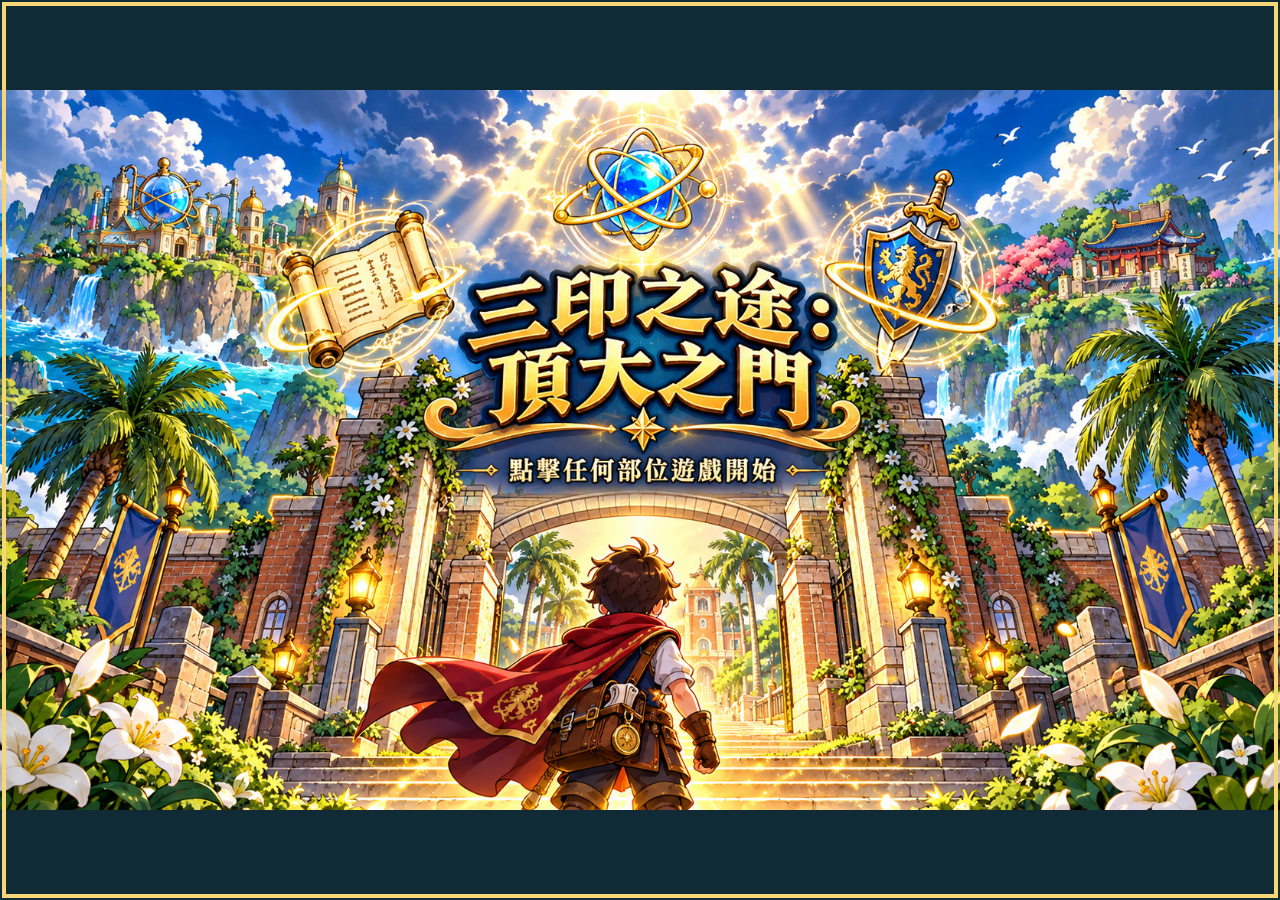
<file: index.html>
<!doctype html>
<html lang="zh-Hant"><head><meta charset="utf-8"><meta name="viewport" content="width=device-width,initial-scale=1"><meta http-equiv="refresh" content="0;url=./大冒險地圖/index.html"><title>三印之途：頂大之門</title></head><body><p><a href="./大冒險地圖/index.html">進入三印之途：頂大之門</a></p></body></html>
</file>
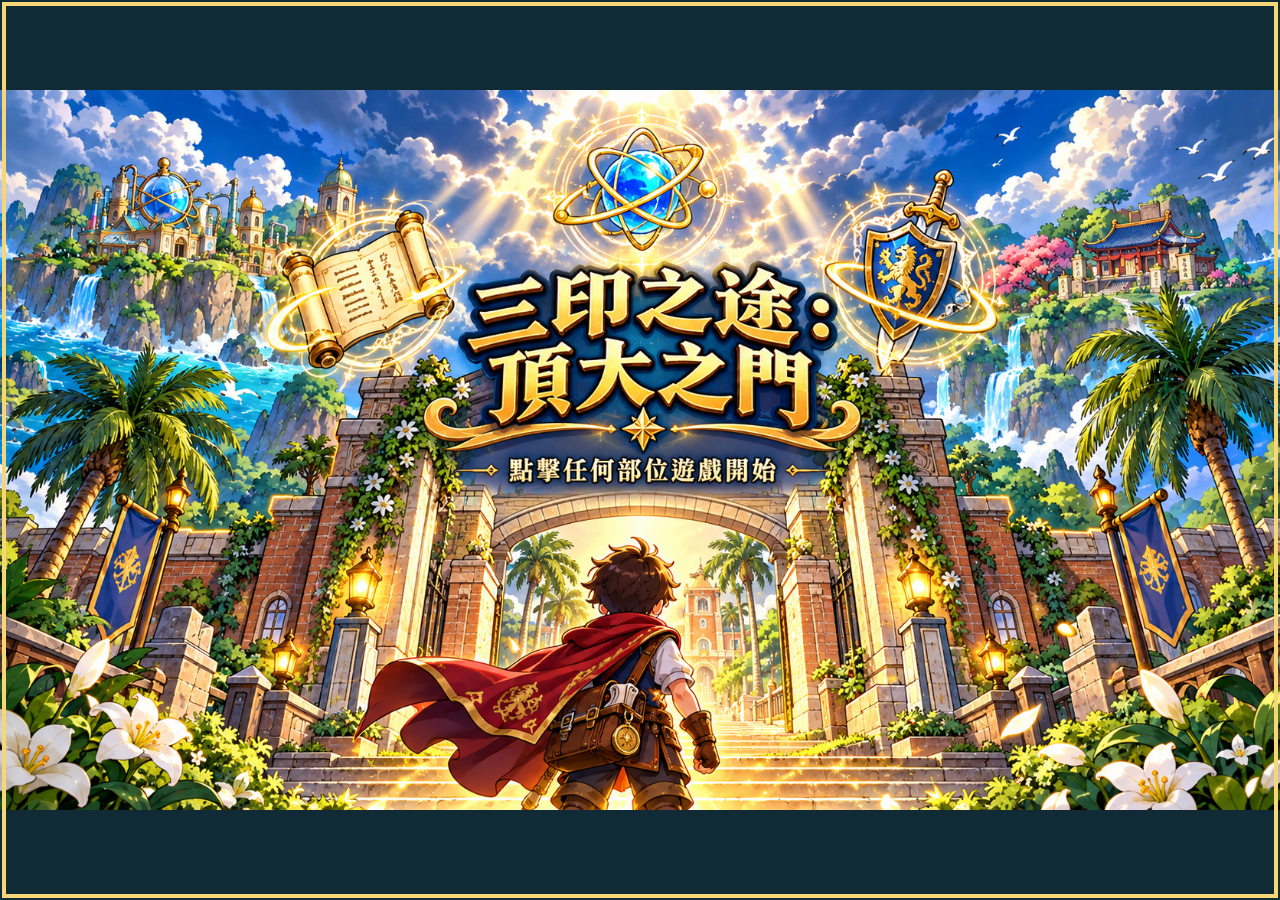
<file: 大冒險地圖/index.html>
<!doctype html>
<html lang="zh-Hant">
<head>
<meta charset="utf-8"><meta name="viewport" content="width=device-width,initial-scale=1">
<meta name="theme-color" content="#193c45"><title>三印之途：頂大之門｜大冒險地圖</title>
<script>try{if(sessionStorage.getItem('adventure_cover_seen')==='1')document.documentElement.classList.add('cover-skipped')}catch{}</script>
<link rel="preload" as="image" href="cover.png">
<style>
:root{color-scheme:light;--ink:#193c45;--paper:#fff9ea;--green:#207959}*{box-sizing:border-box}body{margin:0;background:var(--paper);color:var(--ink);font-family:"Microsoft JhengHei",system-ui,sans-serif}button{font:inherit;cursor:pointer}button:focus-visible,[role=button]:focus-visible{outline:4px solid #e38b23;outline-offset:4px}[hidden]{display:none!important}.shell{max-width:1540px;margin:auto;padding:26px 32px 18px}.top{display:flex;justify-content:space-between;align-items:center;gap:20px}.eyebrow{font-size:11px;letter-spacing:3px;font-weight:800;color:#668276}h1{font-size:clamp(26px,3vw,42px);margin:5px 0 7px;letter-spacing:2px}.subtitle{margin:0;font-size:14px;color:#63756d}.info{display:flex;gap:15px;align-items:center;flex-shrink:0}.count{font-weight:800;background:#e5efdf;border-radius:30px;padding:12px 18px}.reset,.close{background:transparent;border:1px solid #b4c2b1;border-radius:12px;padding:11px 14px;color:var(--ink)}.map-container{display:flex;justify-content:center;margin:22px auto 0}.map{position:relative;line-height:0;box-shadow:0 14px 38px #304e3926;border:3px solid var(--ink);border-radius:24px;overflow:hidden;max-width:100%}.map img{display:block;width:auto;height:auto;max-width:100%;max-height:calc(100svh - 208px);object-fit:contain}.hotspot{position:absolute;cursor:pointer;border-radius:16px;transition:background .2s,box-shadow .2s;line-height:1.4}.hotspot:hover,.hotspot:focus-visible{background:#fff8;box-shadow:0 0 22px #fff9}.hotspot.completed{box-shadow:inset 0 0 0 3px #218a59;background:#40be7920}.stamp{position:absolute;right:-9px;top:-16px;background:#207959;color:white;border:3px solid #fff9ea;border-radius:50%;width:32px;height:32px;display:grid;place-items:center;font-weight:900;font-size:23px;box-shadow:0 3px 8px #122b3930}.map-note{text-align:center;font-size:13px;color:#687e71;margin:18px 0 0}.map-note span{margin:0 12px}.storage-note{padding:12px;background:#ffe0ce;border-radius:12px;margin-top:12px}dialog{border:2px solid var(--ink);border-radius:24px;padding:28px;background:var(--paper);color:var(--ink);width:min(740px,94vw);max-height:90svh;overflow:auto;box-shadow:0 24px 100px #0005}dialog::backdrop{background:#102d37b8;backdrop-filter:blur(5px)}.modal-head{display:flex;justify-content:space-between;align-items:center;gap:16px}h2{font-size:27px;margin:8px 0}.modal-copy{color:#63756d;line-height:1.7;font-size:14px}.slots{display:grid;grid-template-columns:repeat(3,1fr);gap:12px;margin:24px 0}.slot{min-height:145px;border:2px dashed #b6c5b0;border-radius:17px;background:#edf0e2;display:flex;flex-direction:column;align-items:center;justify-content:center;gap:10px;padding:12px;color:var(--ink)}.slot small{font-size:12px;color:#708173}.slot.over{background:#ffebad;border-color:#ae7d13}.slot.filled{background:#d4edda;border:2px solid var(--green)}.slot.wrong{animation:wrong .45s}.bag{min-height:112px;padding:18px;border:1px solid #d7ddc9;border-radius:18px;display:flex;flex-wrap:wrap;gap:12px;align-items:center}.badge{border:2px solid #ba8d2d;border-radius:14px;background:#fff0b9;color:#524013;padding:18px 12px;font-weight:800;touch-action:none;cursor:grab;box-shadow:0 4px 0 #b99c5140}.badge.selected{outline:3px solid #207959;outline-offset:3px}.badge:active{cursor:grabbing}.slot .badge{font-size:13px;padding:12px 8px;max-width:100%;cursor:default}.ghost{position:fixed;pointer-events:none;z-index:9999;opacity:.9;transform:translate(-50%,-50%);margin:0}.message{min-height:44px;font-size:14px;line-height:1.6;color:var(--green);margin-bottom:0}.success{text-align:center;padding:30px 12px}.success .trophy{font-size:64px}.success h2{font-size:38px}.time{font-size:36px;font-variant-numeric:tabular-nums;margin:14px 0 28px;font-weight:800}.primary{background:var(--green);color:white;border:0;border-radius:13px;padding:15px 28px;font-weight:800}.success p{color:#62786c}@keyframes wrong{0%,100%{background:#edf0e2}25%,75%{background:#f9b9af;border-color:#b62b2b}50%{transform:translateX(5px)}}@media(max-width:650px){.shell{padding:18px 12px}.top{align-items:flex-start;flex-direction:column;gap:14px}.info{align-self:flex-end;font-size:13px;gap:10px}.count{padding:9px 12px}.reset{padding:9px 12px}.map-container{margin-top:18px}.map{border-radius:14px}.map img{max-height:none;width:100%}.subtitle{font-size:12px}.map-note{font-size:12px;line-height:1.8}.map-note span{display:block}.stamp{width:25px;height:25px;font-size:17px;top:-12px;right:-5px}dialog{padding:20px 14px}.slots{gap:6px}.slot{padding:8px 3px;min-height:130px;font-size:13px}.slot .badge{font-size:11px;padding:10px 3px}.badge{font-size:13px;padding:16px 10px}.modal-head h2{font-size:24px}}
.cover{position:fixed;inset:0;width:100%;height:100%;height:100dvh;z-index:10000;border:0;padding:0;margin:0;background:#102b36;display:flex;align-items:center;justify-content:center;cursor:pointer;opacity:1;transition:opacity .65s ease;touch-action:manipulation}.cover img{width:100%;height:100%;object-fit:contain;display:block;pointer-events:none}.cover.leaving{opacity:0;cursor:default}.cover-skipped .cover{display:none}body:has(.cover:not([hidden])){overflow:hidden}.cover:focus-visible{outline:4px solid #f6d778;outline-offset:-6px}@media(prefers-reduced-motion:reduce){.cover{transition:none}}
</style>
</head>
<body>
<button id="cover" class="cover" type="button" aria-label="三印之途：頂大之門，點擊任何部位遊戲開始"><img src="cover.png" alt="三印之途：頂大之門。點擊任何部位遊戲開始。" draggable="false" fetchpriority="high"></button>
<main class="shell" id="map-main" tabindex="-1" inert>
<header class="top"><div><div class="eyebrow">THE THREE SEALS / 三印之旅</div><h1>大冒險地圖</h1><p class="subtitle">完成 3 個關卡，拿到 3 個憑證解開大門</p></div><div class="info"><span class="count" id="count" aria-live="polite">持有 0 / 3</span><button class="reset" id="reset">🔄 清除進度</button></div></header>
<div id="storage-note" class="storage-note" role="alert" hidden>瀏覽器未允許儲存進度，請允許本機儲存後重新整理。</div>
<section class="map-container" aria-label="冒險地圖，點選地標名牌進入關卡">
<div class="map"><img src="map-bg.png" alt="Q 版冒險島：元素研究所、成語書院、勇者試煉場環繞中央臺灣大學大門" draggable="false">
<div class="hotspot" id="level-0" role="button" tabindex="0" style="left:9%;top:30%;width:20%;height:11%" aria-label="元素研究所，元素配對，未完成" title="元素配對 · 未完成"></div>
<div class="hotspot" id="level-1" role="button" tabindex="0" style="left:73%;top:30%;width:17%;height:11%" aria-label="成語書院，成語填字，未完成" title="成語填字 · 未完成"></div>
<div class="hotspot" id="level-2" role="button" tabindex="0" style="left:41%;top:80%;width:18%;height:11%" aria-label="勇者試煉場，學測打怪 RPG，未完成" title="學測打怪 RPG · 未完成"></div>
<div class="hotspot" id="gate" role="button" tabindex="0" style="left:41%;top:42%;width:18%;height:10%" aria-label="通關大門，隨時可開啟，將三印放入凹槽" title="通關大門 · 點此放入憑證"></div>
</div></section>
<p class="map-note">點選地圖上的名牌，開始你的旅程。<span>集滿三印後，前往中央的臺灣大學大門。</span></p>
</main>
<dialog id="door" aria-labelledby="door-title"><div id="puzzle"><div class="modal-head"><div><div class="eyebrow">THE FINAL GATE</div><h2 id="door-title">🔒 通關大門</h2></div><button class="close" id="close" aria-label="關閉大門">✕</button></div><p class="modal-copy">把憑證拖入對應凹槽，讓三道印記喚醒大門。<br>也可以先點憑證，再點凹槽；憑證尚未集滿也能試放。</p><div class="slots"><button class="slot" data-slot="0"><b>元素</b><small>等待元素之印</small></button><button class="slot" data-slot="1"><b>成語</b><small>等待成語之印</small></button><button class="slot" data-slot="2"><b>學測勇者</b><small>等待學測勇者之印</small></button></div><h3>冒險背包</h3><div class="bag" id="bag"></div><p class="message" id="message" aria-live="polite"></p></div><div id="success" class="success" hidden><div class="eyebrow">ALL THREE SEALS UNITED</div><h2>🏆 冒險完成！</h2><p>三印齊聚，大門為你開啟。<br>每一段探索，都成為你的力量。</p><p>總冒險時長</p><div class="time" id="time"></div><button class="primary" id="again">再次冒險</button></div></dialog>
<script>
(()=>{'use strict';
const levels=[{key:'cert_dynasty',name:'元素之印',label:'元素研究所，元素配對',url:'../示範1_元素符號及週期表配對/index.html'},{key:'cert_idiom',name:'成語之印',label:'成語書院，成語填字',url:'../示範2_成語填字/index.html'},{key:'cert_warrior',name:'學測勇者之印',label:'勇者試煉場，學測打怪 RPG',url:'../示範3_打怪RPG/index.html'}];
const $=id=>document.getElementById(id),door=$('door'),bag=$('bag'),slots=[...document.querySelectorAll('.slot')];let owned=[],placed=new Set(),selected=null,drag=null,suppress=0;
function get(key){try{return localStorage.getItem(key)}catch{$('storage-note').hidden=false;return null}}
function start(){const value=Number(get('adventure_start'));if(!Number.isFinite(value)||value<=0||value>Date.now()){try{localStorage.setItem('adventure_start',Date.now().toString())}catch{$('storage-note').hidden=false}}}
function refresh(){owned=levels.map(l=>{const v=get(l.key);return v!==null&&!['','false','0','null','undefined'].includes(v)});$('count').textContent=`持有 ${owned.filter(Boolean).length} / 3`;levels.forEach((l,i)=>{const el=$('level-'+i);el.classList.toggle('completed',owned[i]);el.setAttribute('aria-label',l.label+'，'+(owned[i]?'已完成 ✓':'未完成'));el.title=l.label+' · '+(owned[i]?'已完成 ✓':'未完成');el.replaceChildren();if(owned[i]){const seal=document.createElement('span');seal.className='stamp';seal.textContent='✓';seal.setAttribute('aria-hidden','true');el.append(seal)}})}
function message(text){$('message').textContent=text}
function select(i){selected=i;document.querySelectorAll('.badge').forEach(e=>e.classList.toggle('selected',Number(e.dataset.badge)===i));message(`已選取${levels[i].name}，請點選對應凹槽。`)}
function badge(i){const b=document.createElement('button');b.type='button';b.className='badge';b.textContent=levels[i].name;b.dataset.badge=i;b.draggable=true;b.setAttribute('aria-label',levels[i].name+'，可拖曳或點選');b.onclick=()=>{if(Date.now()>suppress)select(i)};b.addEventListener('dragstart',e=>{e.dataTransfer.setData('text/plain',String(i));e.dataTransfer.effectAllowed='move'});b.addEventListener('pointerdown',e=>{if(e.pointerType==='mouse'||e.button!==0)return;e.preventDefault();b.setPointerCapture(e.pointerId);drag={id:e.pointerId,index:i,x:e.clientX,y:e.clientY,ghost:null};});return b}
function renderBag(){bag.replaceChildren();owned.forEach((yes,i)=>{if(yes&&!placed.has(i))bag.append(badge(i))});if(!bag.childElementCount){const p=document.createElement('span');p.className='modal-copy';p.textContent=placed.size===3?'三枚憑證已就位。':owned.some(Boolean)?'目前憑證已放入凹槽，繼續其他關卡來收集剩餘憑證。':'背包還是空的，先到地圖上的關卡收集憑證吧！';bag.append(p)}}
function openDoor(){refresh();placed.clear();selected=null;slots.forEach((s,i)=>{s.className='slot';s.replaceChildren();const b=document.createElement('b');b.textContent=['元素','成語','學測勇者'][i];const sm=document.createElement('small');sm.textContent='等待'+levels[i].name;s.append(b,sm)});$('puzzle').hidden=false;$('success').hidden=true;renderBag();message('目前持有 '+owned.filter(Boolean).length+' 枚憑證，可以隨時試放。');if(!door.open)door.showModal()}
function place(i,target){if(!Number.isInteger(i)||!owned[i]||placed.has(i))return;if(i!==target){const s=slots[target];s.classList.remove('wrong');void s.offsetWidth;s.classList.add('wrong');setTimeout(()=>s.classList.remove('wrong'),500);selected=null;renderBag();message('印記不相符！憑證已回到背包，再試一次。');return}placed.add(i);selected=null;const s=slots[i];s.className='slot filled';s.querySelector('small').remove();const b=badge(i);b.draggable=false;b.disabled=true;s.append(b);renderBag();message(levels[i].name+'已就位！');if(placed.size===3){const elapsed=Math.max(0,Math.floor((Date.now()-Number(get('adventure_start')||Date.now()))/1000));$('time').textContent=String(Math.floor(elapsed/60)).padStart(2,'0')+' 分 '+String(elapsed%60).padStart(2,'0')+' 秒';$('puzzle').hidden=true;$('success').hidden=false;$('again').focus()}}
slots.forEach((s,i)=>{s.onclick=()=>{if(selected!==null)place(selected,i);else message('請先從背包選取一枚憑證。')};s.addEventListener('dragover',e=>{e.preventDefault();e.dataTransfer.dropEffect='move';s.classList.add('over')});s.addEventListener('dragleave',()=>s.classList.remove('over'));s.addEventListener('drop',e=>{e.preventDefault();s.classList.remove('over');const raw=e.dataTransfer.getData('text/plain');if(/^[0-2]$/.test(raw))place(Number(raw),i)})});
function cancelDrag(){drag?.ghost?.remove();drag=null;slots.forEach(s=>s.classList.remove('over'))}
document.addEventListener('pointermove',e=>{if(!drag||e.pointerId!==drag.id)return;e.preventDefault();if(!drag.ghost&&Math.hypot(e.clientX-drag.x,e.clientY-drag.y)>7){const g=document.createElement('div');g.className='badge ghost';g.textContent=levels[drag.index].name;door.append(g);drag.ghost=g}if(drag.ghost){drag.ghost.style.left=e.clientX+'px';drag.ghost.style.top=e.clientY+'px';const target=document.elementFromPoint(e.clientX,e.clientY)?.closest('[data-slot]');slots.forEach(s=>s.classList.toggle('over',s===target))}},{passive:false});
document.addEventListener('pointerup',e=>{if(!drag||e.pointerId!==drag.id)return;const d=drag,target=document.elementFromPoint(e.clientX,e.clientY)?.closest('[data-slot]');suppress=Date.now()+500;cancelDrag();if(d.ghost){if(target)place(d.index,Number(target.dataset.slot));else message('憑證已回到背包。')}else select(d.index)});document.addEventListener('pointercancel',cancelDrag);window.addEventListener('blur',cancelDrag);door.addEventListener('close',cancelDrag);
const cover=$('cover'),mapMain=$('map-main');let coverLeaving=false,coverTimer;
function showCover(){clearTimeout(coverTimer);coverLeaving=false;document.documentElement.classList.remove('cover-skipped');cover.classList.remove('leaving');cover.hidden=false;mapMain.inert=true;cover.focus()}
function enterAdventure(){if(cover.hidden||coverLeaving)return;coverLeaving=true;try{sessionStorage.setItem('adventure_cover_seen','1')}catch{}start();cover.classList.add('leaving');const finish=()=>{clearTimeout(coverTimer);cover.hidden=true;cover.classList.remove('leaving');coverLeaving=false;mapMain.inert=false;mapMain.focus({preventScroll:true})};coverTimer=setTimeout(finish,window.matchMedia('(prefers-reduced-motion: reduce)').matches?0:680)}
function syncCover(){let seen=false;try{seen=sessionStorage.getItem('adventure_cover_seen')==='1'}catch{}if(seen){cover.hidden=true;mapMain.inert=false;start()}else if(!coverLeaving)showCover()}
function reset(replay=false){cancelDrag();try{localStorage.clear()}catch{$('storage-note').hidden=false}if(door.open)door.close();if(replay){try{sessionStorage.clear()}catch{}showCover()}else start();refresh()}
// 觸控拖放後瀏覽器可能略過下一次相容 click，直接處理按鈕的觸控放開。
function actionButton(id,action){const el=$(id);let lastTouch=0;el.addEventListener('pointerup',e=>{if(e.pointerType==='mouse')return;e.preventDefault();lastTouch=Date.now();action()});el.onclick=()=>{if(Date.now()-lastTouch>600)action()}}
levels.forEach((l,i)=>$('level-'+i).onclick=()=>location.href=l.url);$('gate').onclick=openDoor;document.querySelectorAll('[role=button]').forEach(el=>el.onkeydown=e=>{if(e.key==='Enter'||e.key===' '){e.preventDefault();el.click()}});actionButton('cover',enterAdventure);actionButton('close',()=>door.close());actionButton('reset',()=>reset());actionButton('again',()=>reset(true));window.addEventListener('pageshow',()=>{syncCover();refresh()});window.addEventListener('storage',()=>{refresh();if(door.open&&!$('puzzle').hidden)openDoor()});syncCover();refresh();
})();
</script>
</body></html>
</file>
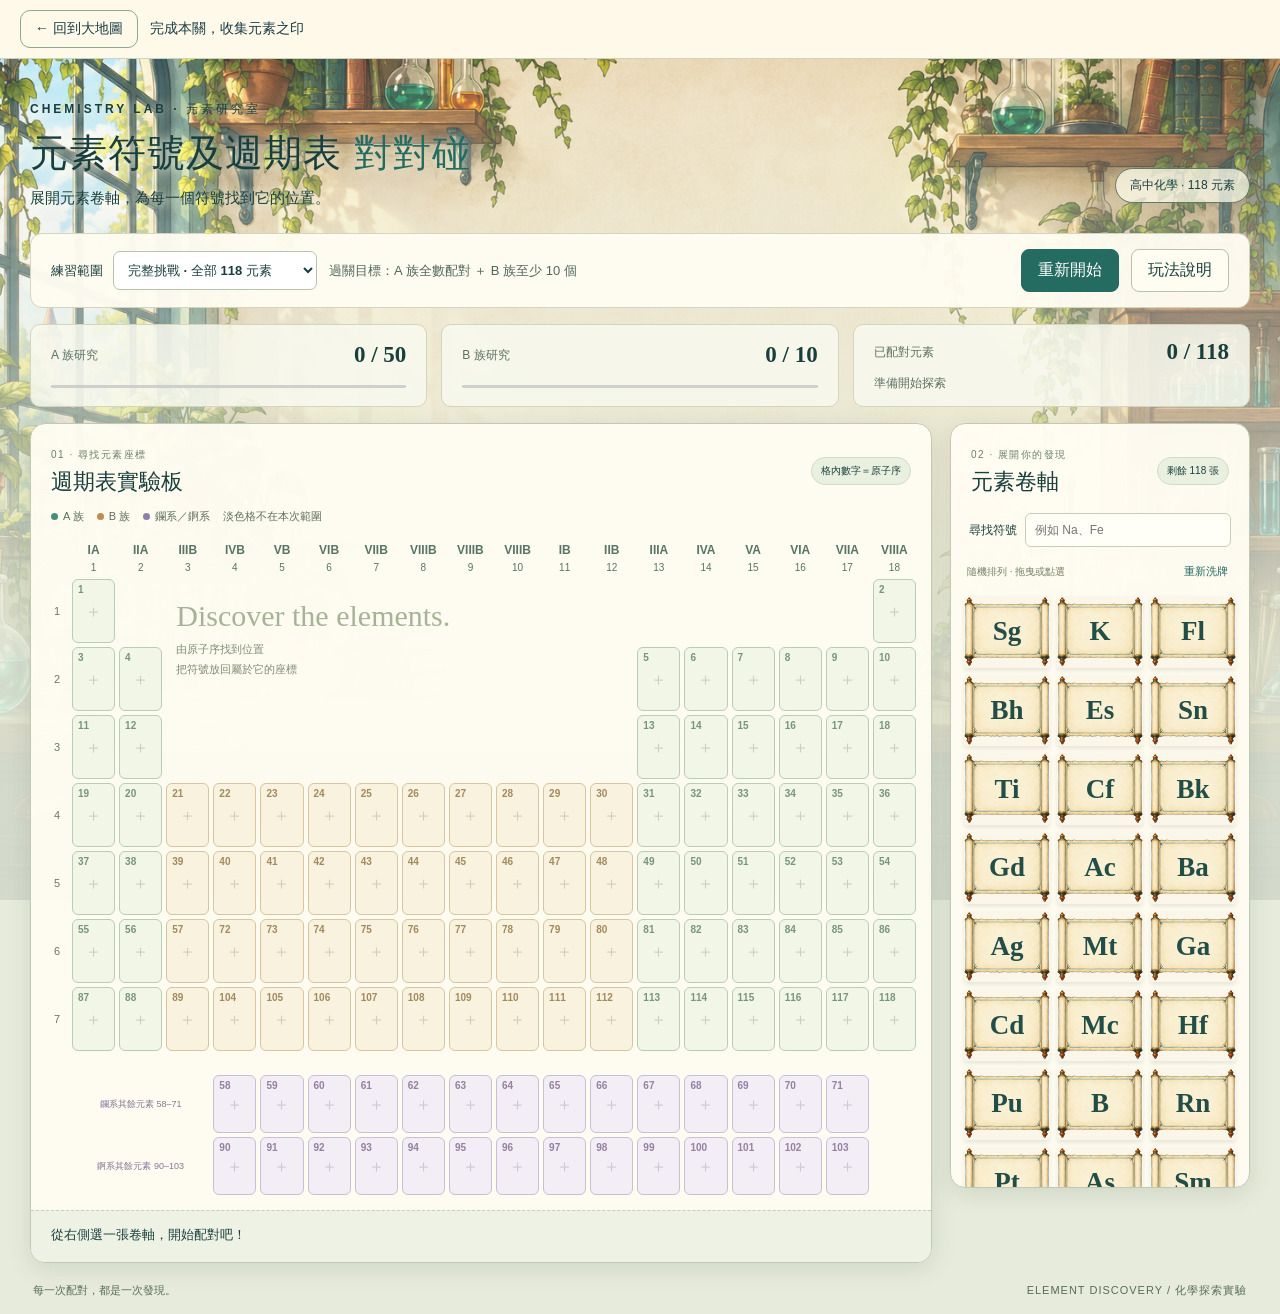
<file: 示範1_元素符號及週期表配對/index.html>
<!doctype html>
<html lang="zh-Hant">
<head>
  <meta charset="utf-8">
  <meta name="viewport" content="width=device-width,initial-scale=1">
  <meta name="theme-color" content="#174d4b">
  <title>元素符號及週期表對對碰｜元素研究室</title>
  <link rel="stylesheet" href="style.css">
  <script src="game.js" defer></script>
</head>
<body>
<!-- 大冒險入口：原遊戲程式保持不變 -->
<nav aria-label="冒險地圖導覽" style="position:relative;z-index:5;display:flex;align-items:center;flex-wrap:wrap;gap:12px;padding:10px 20px;background:#fff9ea;color:#193c45;font:14px 'Microsoft JhengHei',sans-serif;border-bottom:1px solid #c7d5c5"><a href="../大冒險地圖/index.html" style="display:inline-block;text-decoration:none;color:#193c45;border:1px solid #8ca88d;border-radius:10px;padding:9px 14px;font-weight:bold">← 回到大地圖</a><span id="adventure-cert-status" role="status" aria-live="polite">完成本關，收集元素之印</span></nav>

  <main class="app">
    <header class="hero">
      <div class="eyebrow">CHEMISTRY LAB · 元素研究室</div>
      <h1>元素符號及週期表<span>對對碰</span></h1>
      <p>展開元素卷軸，為每一個符號找到它的位置。</p>
      <span class="edition">高中化學 · 118 元素</span>
    </header>
    <section class="toolbar" aria-label="遊戲設定">
      <label>練習範圍 <select id="scope" aria-label="練習範圍"></select></label>
      <div class="goal" id="goal"></div>
      <button id="restart" class="primary">重新開始</button>
      <button id="help" aria-expanded="false" aria-controls="instructions">玩法說明</button>
    </section>
    <section id="instructions" class="instructions" hidden>
      <strong>把右側卷軸拖到左側對應的原子序格。</strong>也可先點選卷軸，再點選格子；鍵盤用 Tab 移動、Enter 選取。答對蓋紅章並鎖定，答錯卷軸退回。手機上可橫向滑動週期表；拖到表格邊緣可自動捲動。
      <p>本遊戲使用傳統 A／B 族標示：1、2、13–18 族為 A 族；3–12 族為 B 族，包含第 12 族。第 3 族採 La、Ac 排法，其餘鑭系與錒系另列，亦可額外挑戰。完整挑戰需 A 族 50 個全部完成，且 B 族至少完成 10 個；單族／單週期練習需完成所選全部元素。</p>
    </section>
    <section class="stats" aria-label="配對進度">
      <div><span>A 族研究</span><strong id="a-count">0 / 50</strong><progress id="a-progress" max="50" value="0"></progress></div>
      <div><span>B 族研究</span><strong id="b-count">0 / 10</strong><progress id="b-progress" max="10" value="0"></progress></div>
      <div><span>已配對元素</span><strong id="total-count">0 / 118</strong><span id="accuracy">準備開始探索</span></div>
    </section>
    <div class="play-area">
      <section class="panel table-panel">
        <div class="panel-heading"><div><small>01 · 尋找元素座標</small><h2>週期表實驗板</h2></div><span class="tag">格內數字＝原子序</span></div>
        <div class="legend"><span class="a-key">A 族</span><span class="b-key">B 族</span><span class="f-key">鑭系／錒系</span><span>淡色格不在本次範圍</span></div>
        <div class="table-scroll" id="table-scroll" tabindex="0" aria-label="週期表，可左右捲動"><div id="periodic-table" class="periodic-table"></div></div>
        <div id="feedback" class="feedback" role="status" aria-live="polite">從右側選一張卷軸，開始配對吧！</div>
      </section>
      <aside class="panel bank-panel">
        <div class="panel-heading"><div><small>02 · 展開你的發現</small><h2>元素卷軸</h2></div><span id="remaining" class="tag"></span></div>
        <label class="search-label" for="search">尋找符號 <input id="search" type="search" placeholder="例如 Na、Fe" autocomplete="off" spellcheck="false"></label>
        <div class="bank-tools"><span>隨機排列 · 拖曳或點選</span><button id="shuffle" class="text-button">重新洗牌</button></div>
        <div id="cards" class="cards" aria-label="待配對的元素符號"></div>
        <p id="empty-bank" hidden>沒有符合的卷軸，請調整搜尋文字。</p>
      </aside>
    </div>
    <footer>每一次配對，都是一次發現。<span>ELEMENT DISCOVERY / 化學探索實驗</span></footer>
  </main>
  <dialog id="win"><div class="win-seal">通關</div><small>EXPERIMENT COMPLETE</small><h2>元素研究任務完成！</h2><p id="win-detail"></p><div class="dialog-actions"><button id="continue" class="primary">繼續探索</button><button id="play-again">再挑戰一次</button></div></dialog>

<script>
/* 僅監看原遊戲的通關畫面，不更動原遊戲及其既有儲存邏輯。 */
(()=>{const key='cert_dynasty',name='元素之印',status=document.getElementById('adventure-cert-status');let awarded=false;function check(){if(awarded||!(document.getElementById('win')?.open))return;try{localStorage.setItem(key,'true');awarded=true;status.textContent='✓ 已取得'+name+'！可返回大地圖。'}catch{status.textContent='已通關；瀏覽器未允許儲存憑證，請開啟本機儲存權限。'}}try{if(!localStorage.getItem('adventure_start'))localStorage.setItem('adventure_start',Date.now().toString());if(localStorage.getItem(key))status.textContent='✓ 已持有'+name;}catch{}new MutationObserver(check).observe(document.body,{subtree:true,attributes:true,attributeFilter:['hidden','open'],childList:true,characterData:true});check();})();
</script>
</body>
</html>
</file>
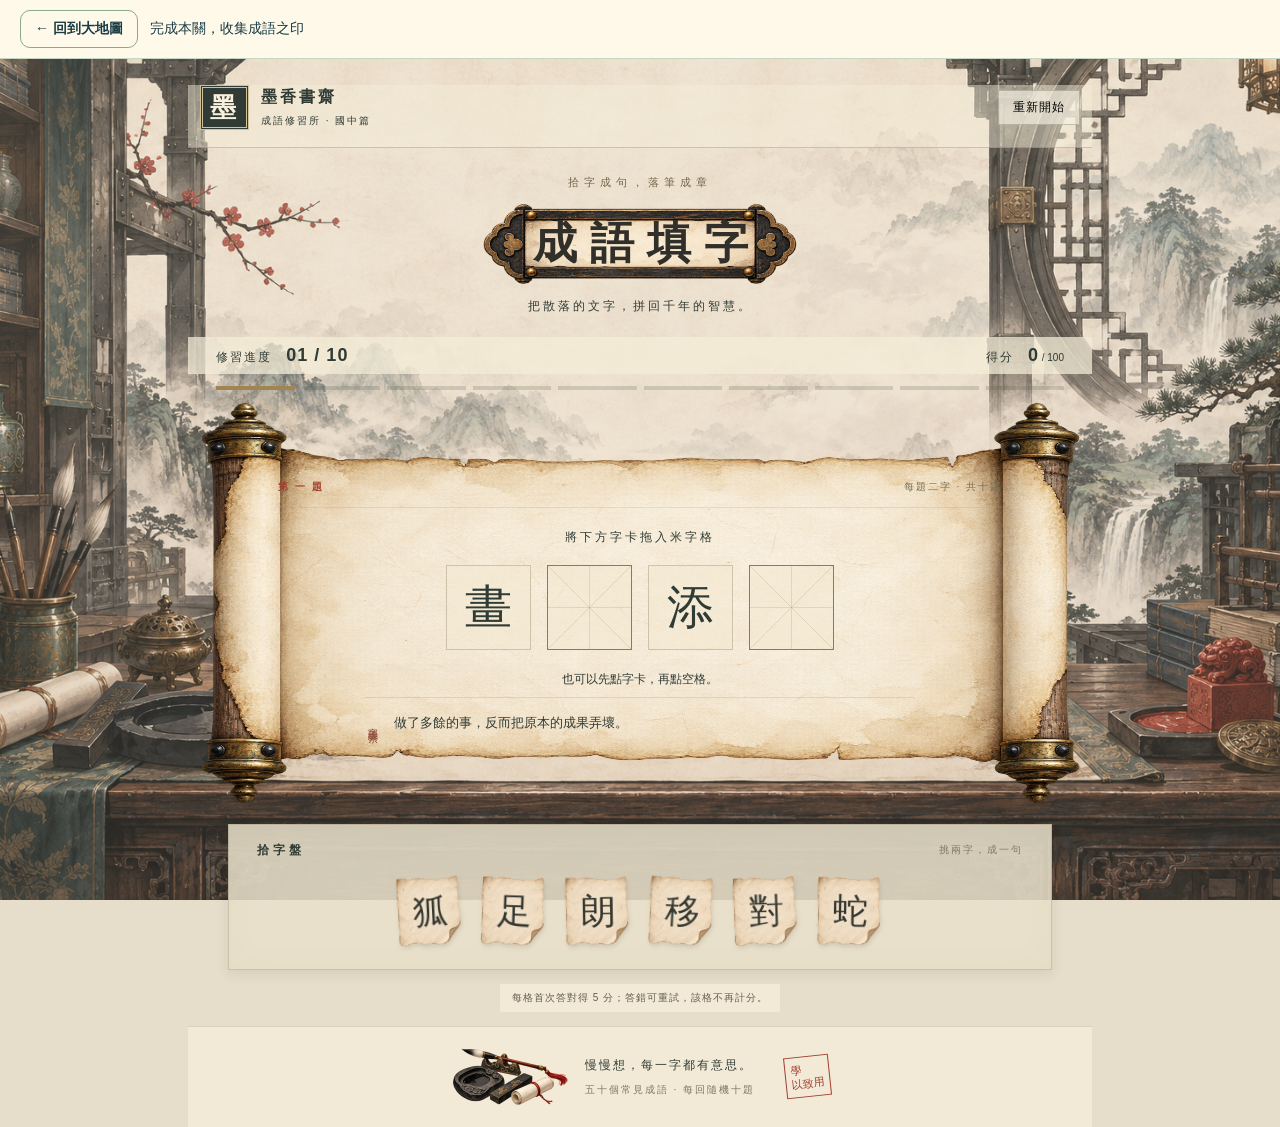
<file: 示範2_成語填字/index.html>
<!doctype html>
<html lang="zh-Hant">
<head>
<meta charset="utf-8"><meta name="viewport" content="width=device-width, initial-scale=1">
<meta name="theme-color" content="#313a36"><title>墨香書齋｜成語填字</title>
<link rel="stylesheet" href="style.css">
</head>
<body>
<!-- 大冒險入口：原遊戲程式保持不變 -->
<nav aria-label="冒險地圖導覽" style="position:relative;z-index:5;display:flex;align-items:center;flex-wrap:wrap;gap:12px;padding:10px 20px;background:#fff9ea;color:#193c45;font:14px 'Microsoft JhengHei',sans-serif;border-bottom:1px solid #c7d5c5"><a href="../大冒險地圖/index.html" style="display:inline-block;text-decoration:none;color:#193c45;border:1px solid #8ca88d;border-radius:10px;padding:9px 14px;font-weight:bold">← 回到大地圖</a><span id="adventure-cert-status" role="status" aria-live="polite">完成本關，收集成語之印</span></nav>

<div class="scene" aria-hidden="true"></div>
<main class="app">
<header class="masthead"><div class="brand"><span class="brand-mark">墨</span><div>墨香書齋<small>成語修習所 · 國中篇</small></div></div><button id="restart" class="text-button">重新開始</button></header>
<section class="heading"><p class="eyebrow">拾字成句，落筆成章</p><h1>成語填字</h1><p class="subtitle">把散落的文字，拼回千年的智慧。</p></section>
<section id="play" aria-label="成語挑戰">
<div class="status"><span>修習進度 <b id="progress-label">01 / 10</b></span><span>得分 <b id="score">0</b><small> / 100</small></span></div>
<div id="progress" class="progress" aria-label="修習進度"></div>
<article class="scroll-panel">
<div class="question-meta"><span id="question-label">第 一 題</span><span>每題二字 · 共十題</span></div>
<p class="instruction">將下方字卡拖入米字格</p>
<div id="slots" class="slots" aria-label="成語填空"></div>
<p id="feedback" class="feedback" role="status" aria-live="polite">也可以先點字卡，再點空格。</p>
<div id="reveal" class="reveal" hidden><p class="reveal-label">成語小箋</p><h2 id="full-word"></h2><p id="meaning"></p></div>
<div id="clue" class="clue"><span>字義線索</span><p id="clue-text"></p></div>
<button id="next" class="primary" hidden>收好這句，下一題 <span aria-hidden="true">→</span></button>
</article>
<section class="tray" aria-label="可選字卡"><div class="tray-heading"><h2>拾字盤</h2><span>挑兩字，成一句</span></div><div id="cards" class="cards"></div></section>
<p class="scoring-note">每格首次答對得 5 分；答錯可重試，該格不再計分。</p>
</section>
<section id="result" class="result" hidden aria-label="修習成績"><span class="eyebrow">十句成語，一卷收穫</span><h2>今日修習完成</h2><div class="final-score"><b id="final-score">100</b><span>分 / 100</span></div><p id="result-message"></p><div id="summary" class="summary"></div><button id="again" class="primary">再開一卷 · 重新挑戰</button><details><summary>回顧本次成語與解釋</summary><ol id="review"></ol></details></section>
<footer><img src="assets/images/treasures.png" alt="水墨風文房四寶" width="120" height="100"><div>慢慢想，每一字都有意思。<small>五十個常見成語 · 每回隨機十題</small></div><span class="footer-seal">學<br>以致用</span></footer>
</main>
<script src="data.js"></script><script src="game.js"></script>

<script>
/* 僅監看原遊戲的通關畫面，不更動原遊戲及其既有儲存邏輯。 */
(()=>{const key='cert_idiom',name='成語之印',status=document.getElementById('adventure-cert-status');let awarded=false;function check(){if(awarded||!(document.getElementById('result') && !document.getElementById('result').hidden))return;try{localStorage.setItem(key,'true');awarded=true;status.textContent='✓ 已取得'+name+'！可返回大地圖。'}catch{status.textContent='已通關；瀏覽器未允許儲存憑證，請開啟本機儲存權限。'}}try{if(!localStorage.getItem('adventure_start'))localStorage.setItem('adventure_start',Date.now().toString());if(localStorage.getItem(key))status.textContent='✓ 已持有'+name;}catch{}new MutationObserver(check).observe(document.body,{subtree:true,attributes:true,attributeFilter:['hidden','open'],childList:true,characterData:true});check();})();
</script>
</body></html>
</file>
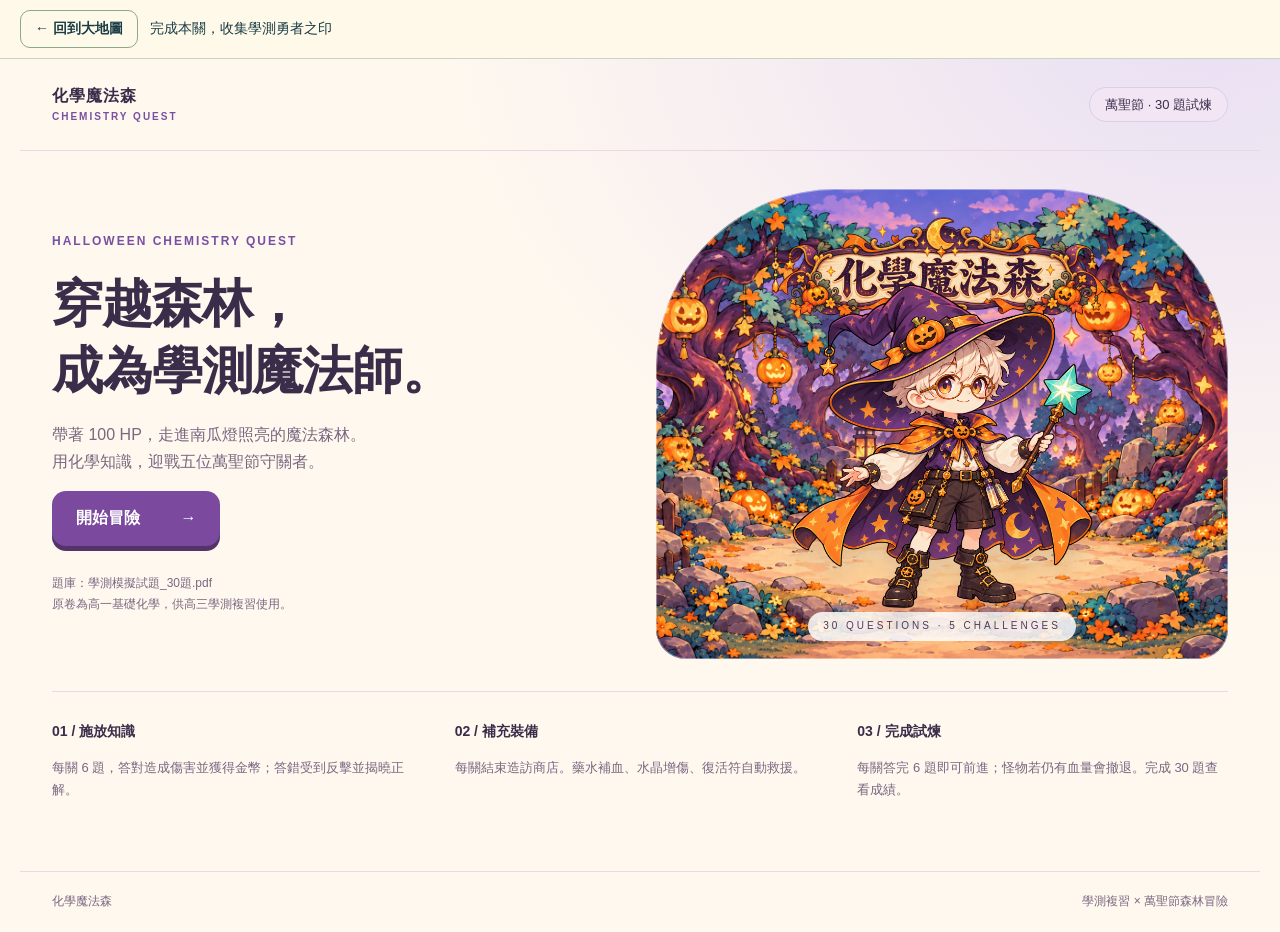
<file: 示範3_打怪RPG/index.html>
<!DOCTYPE html>
<html lang="zh-Hant">
<head>
<meta charset="UTF-8"><meta name="viewport" content="width=device-width,initial-scale=1">
<title>化學魔法森｜學測打怪 RPG</title>
<link rel="stylesheet" href="style.css">
</head>
<body>
<!-- 大冒險入口：原遊戲程式保持不變 -->
<nav aria-label="冒險地圖導覽" style="position:relative;z-index:5;display:flex;align-items:center;flex-wrap:wrap;gap:12px;padding:10px 20px;background:#fff9ea;color:#193c45;font:14px 'Microsoft JhengHei',sans-serif;border-bottom:1px solid #c7d5c5"><a href="../大冒險地圖/index.html" style="display:inline-block;text-decoration:none;color:#193c45;border:1px solid #8ca88d;border-radius:10px;padding:9px 14px;font-weight:bold">← 回到大地圖</a><span id="adventure-cert-status" role="status" aria-live="polite">完成本關，收集學測勇者之印</span></nav>

<header><a class="brand" href="index.html">化學魔法森 <small>CHEMISTRY QUEST</small></a><span class="tag">萬聖節 · 30 題試煉</span></header>
<main>
<section id="intro" class="intro">
 <div class="intro-copy"><span class="eyebrow">HALLOWEEN CHEMISTRY QUEST</span><h1>穿越森林，<br>成為學測魔法師。</h1><p>帶著 100 HP，走進南瓜燈照亮的魔法森林。<br>用化學知識，迎戰五位萬聖節守關者。</p><button class="primary" id="start">開始冒險 <span>→</span></button><p class="source">題庫：學測模擬試題_30題.pdf<br>原卷為高一基礎化學，供高三學測複習使用。</p></div>
 <div class="intro-art"><img class="title-art" src="assets/title.png" alt="化學魔法森標題牌"><img class="hero-mage" src="assets/characters/mage.png" alt="戴南瓜紫帽與橘色披風的魔法師"><span class="art-note">30 QUESTIONS · 5 CHALLENGES</span></div>
 <div class="rules"><article><b>01 / 施放知識</b><p>每關 6 題，答對造成傷害並獲得金幣；答錯受到反擊並揭曉正解。</p></article><article><b>02 / 補充裝備</b><p>每關結束造訪商店。藥水補血、水晶增傷、復活符自動救援。</p></article><article><b>03 / 完成試煉</b><p>每關答完 6 題即可前進；怪物若仍有血量會撤退。完成 30 題查看成績。</p></article></div>
</section>
<section id="adventure" hidden>
 <nav id="route" class="route" aria-label="冒險進度"></nav>
 <div class="status"><div><span class="eyebrow">魔法師生命</span><b id="hpText"></b><div class="bar"><i id="hpBar"></i></div></div><div class="stat"><small>金幣</small><b id="coins"></b></div><div class="stat"><small>魔法攻擊</small><b id="attack"></b></div><div class="stat"><small>復活符</small><b id="revives"></b></div></div>
 <div class="game-grid"><section class="battle"><div class="battle-heading"><span id="chapter" class="eyebrow"></span><h2 id="monsterName"></h2><div class="monster-health"><span id="enemyText"></span><div class="bar enemy"><i id="enemyBar"></i></div></div></div><div class="actors"><figure><img src="assets/characters/mage.png" alt="魔法師"><figcaption>你的魔法師</figcaption></figure><span id="spell" aria-hidden="true">VS</span><figure><img id="monster" src="assets/characters/wolf.png" alt="野狼"><figcaption id="enemyCaption"></figcaption></figure></div><div id="battleNote" class="battle-note" aria-live="polite"></div></section>
 <section class="question-card"><div class="question-top"><span class="eyebrow">知識試煉</span><span id="qProgress"></span></div><div class="progress"><i id="progress"></i></div><h2 id="question"></h2><div id="options"></div><div id="feedback" role="status" aria-live="polite" hidden></div><button id="next" class="primary" hidden>下一題 →</button></section></div>
 <p class="keyboard-hint">電腦可用 1–4 選答案，Enter 前進；手機直接點選。</p>
</section>
<section id="shop" hidden><div class="shop-hero"><div><span class="eyebrow">森林補給站</span><h1>歇一下，再出發。</h1><p id="stageSummary"></p><p>目前持有 <b id="shopCoins"></b> 金幣 · HP <b id="shopHp"></b></p></div><img src="assets/backgrounds/shop.png" alt="森林裡溫暖的木造魔法商店"></div><div id="products" class="products"></div><p id="shopMessage" role="status"></p><button id="continue" class="primary">前往下一關 →</button></section>
<section id="result" class="result" hidden><span class="eyebrow">冒險紀錄 / QUEST REPORT</span><h1 id="resultTitle"></h1><p id="resultMessage"></p><div class="score-grid" id="scoreGrid"></div><button id="retry" class="primary">重新挑戰 →</button><details id="review"><summary>查看作答紀錄與正解</summary><div id="reviewList"></div></details></section>
</main><footer>化學魔法森 <span>學測複習 × 萬聖節森林冒險</span></footer>
<script src="questions.js"></script><script src="game.js"></script>

<script>
/* 僅監看原遊戲的通關畫面，不更動原遊戲及其既有儲存邏輯。 */
(()=>{const key='cert_warrior',name='學測勇者之印',status=document.getElementById('adventure-cert-status');let awarded=false;function check(){if(awarded||!(document.getElementById('result') && !document.getElementById('result').hidden && document.getElementById('resultTitle').textContent.includes('五關完成')))return;try{localStorage.setItem(key,'true');awarded=true;status.textContent='✓ 已取得'+name+'！可返回大地圖。'}catch{status.textContent='已通關；瀏覽器未允許儲存憑證，請開啟本機儲存權限。'}}try{if(!localStorage.getItem('adventure_start'))localStorage.setItem('adventure_start',Date.now().toString());if(localStorage.getItem(key))status.textContent='✓ 已持有'+name;}catch{}new MutationObserver(check).observe(document.body,{subtree:true,attributes:true,attributeFilter:['hidden','open'],childList:true,characterData:true});check();})();
</script>
</body></html>
</file>
<file: 示範1_元素符號及週期表配對/style.css>
@charset "UTF-8";
:root{--ink:#183f3d;--teal:#246b61;--paper:#fffcf2;--line:#d3d5bd;--red:#b63e36;--amber:#9c702e;font-family:"Microsoft JhengHei","PingFang TC",sans-serif;color:var(--ink);background:#e7ebdb;font-synthesis:none}
*{box-sizing:border-box}body{margin:0;background:linear-gradient(180deg,#ecf0e526,#e7ebdbe8 650px),url('assets/images/laboratory.png') center top/cover fixed;min-height:100vh}button,input,select{font:inherit}button,select{cursor:pointer}button{border:1px solid #b7c2af;border-radius:8px;padding:10px 16px;background:#fffdf2;color:var(--ink);font-weight:700}button:hover{filter:brightness(.95)}button:focus-visible,select:focus-visible,input:focus-visible,[tabindex]:focus-visible{outline:3px solid #d78832;outline-offset:3px}.primary{background:var(--teal);border-color:var(--teal);color:white}.app{max-width:1600px;margin:auto;padding:32px 30px 16px}.hero{position:relative;padding:10px 0 25px;text-shadow:0 1px 12px #ffffeb}.eyebrow{font-size:12px;font-weight:800;letter-spacing:3px}h1{font-size:clamp(25px,3vw,44px);margin:10px 0;letter-spacing:1px}h1 span{color:var(--teal);margin-left:12px}.hero p{font-size:15px;margin:0}.edition{position:absolute;right:0;bottom:30px;font-size:12px;border:1px solid #5f7966;border-radius:30px;padding:8px 14px;background:#ffffedba}.toolbar{display:flex;align-items:center;gap:12px;padding:15px 20px;background:#fffcf2f5;border:1px solid var(--line);border-radius:12px}.toolbar label{font-size:13px;font-weight:700;display:flex;align-items:center;gap:10px}select{max-width:270px;padding:10px;border:1px solid #b7c2af;border-radius:7px;background:white;color:var(--ink)}.goal{font-size:13px;flex:1;color:#52675c}.instructions{background:var(--paper);padding:18px;line-height:1.9;border:1px solid var(--line);border-radius:10px;margin-top:10px;font-size:14px}.instructions p{margin:8px 0 0}.stats{display:grid;grid-template-columns:1fr 1fr 1fr;gap:14px;margin:16px 0}.stats>div{padding:14px 20px;background:#f8faefd9;border:1px solid var(--line);border-radius:10px;display:grid;grid-template-columns:1fr auto;gap:10px;align-items:center}.stats span{font-size:12px;color:#5b7062}.stats strong{font-size:23px;font-family:Georgia,serif}progress{width:100%;height:5px;grid-column:1/-1;accent-color:var(--teal)}#accuracy{grid-column:1/-1}.play-area{display:grid;grid-template-columns:minmax(0,1fr) 300px;gap:18px;align-items:start}.panel{background:#fffcf2f5;border:1px solid #c2c8b1;border-radius:15px;box-shadow:0 6px 24px #244c3920;overflow:hidden}.panel-heading{display:flex;justify-content:space-between;align-items:center;padding:20px 20px 12px}.panel-heading small{font-size:10px;letter-spacing:1.5px;color:#6c806c}.panel-heading h2{margin:5px 0 0;font-size:22px}.tag{font-size:10px;background:#eaf0df;border:1px solid #d3dbc3;border-radius:20px;padding:6px 9px;white-space:nowrap}.legend{display:flex;gap:13px;align-items:center;padding:0 20px 18px;font-size:11px;color:#5f705f}.legend span:before{content:'';display:inline-block;width:7px;height:7px;border-radius:50%;background:#478e78;margin-right:5px}.legend .b-key:before{background:#bc8d4d}.legend .f-key:before{background:#8d80a8}.legend span:last-child:before{display:none}.table-scroll{overflow:auto;overscroll-behavior-x:contain;padding:0 15px 15px;scrollbar-color:#829a83 #e8eddc}.periodic-table{display:grid;grid-template-columns:22px repeat(18,minmax(37px,1fr));grid-template-rows:33px repeat(7,64px) 16px repeat(2,58px);gap:4px;min-width:832px;position:relative}.group-label{font-size:10px;display:flex;flex-direction:column;text-align:center;justify-content:center;color:#587466;line-height:1.6}.group-label strong{font-size:12px}.period-label{font-size:11px;display:flex;align-items:center;justify-content:center;color:#6b7966}.slot{padding:2px;position:relative;min-width:0;border:1px solid #b8cdb6;border-radius:6px;background:#f2f6e7;color:#78947b;display:flex;align-items:center;justify-content:center;transition:background .15s,box-shadow .15s}.slot.b{border-color:#d8c49e;background:#f9f2df;color:#a18a5e}.slot.f{border-color:#c9bfd4;background:#f3edf6;color:#94819f}.slot:after{content:'＋';font-size:17px;opacity:.35}.slot .number{position:absolute;top:4px;left:5px;font-size:10px}.slot.inactive{opacity:.24;cursor:default}.slot.matched{background:#e0ebd8;color:var(--ink);cursor:default}.slot.matched:after{display:none}.symbol{font:bold 23px Georgia,serif}.stamp{position:absolute;right:0;bottom:2px;border:1.7px solid var(--red);border-radius:3px;color:var(--red);font-size:9px;line-height:12px;transform:rotate(-13deg);padding:0 2px;font-weight:900;background:#ffffec85;animation:stamp .25s ease-out}.slot.drop-hover{background:#e2d7a5;box-shadow:inset 0 0 0 2px #ad6f28}.slot.wrong{animation:shake .25s;background:#ffdfd3}.series-label{font-size:9px;display:flex;align-items:center;justify-content:center;color:#847697;line-height:1.4;text-align:center}.table-note{grid-column:4/14;grid-row:2/4;align-self:center;padding-left:10px;pointer-events:none}.table-note strong{font-family:Georgia,serif;font-size:30px;color:#a7b397;font-weight:400}.table-note p{font-size:11px;line-height:1.8;color:#7e8c74;margin-top:7px}.feedback{padding:15px 20px;border-top:1px dashed #c8cdb7;background:#edf2e5;font-size:13px;min-height:52px}.feedback.error{color:#a1332b;background:#fff0e7}.feedback.success{color:#21614f}.bank-panel{position:sticky;top:15px}.search-label{white-space:nowrap;display:flex;align-items:center;gap:8px;font-size:12px;margin:4px 18px 12px}input{width:100%;min-width:0;border:1px solid #c6ceb8;border-radius:6px;padding:9px;background:#fffff8;color:var(--ink)}.bank-tools{display:flex;align-items:center;justify-content:space-between;margin:0 16px 8px;font-size:10px;color:#778168}.text-button{padding:5px;background:none;border:none;font-size:11px;color:var(--teal)}.cards{display:grid;grid-template-columns:repeat(3,1fr);gap:7px;padding:4px 13px 18px;max-height:595px;overflow-y:auto;scrollbar-color:#829a83 #eeeede}.element-card{aspect-ratio:1.2;position:relative;padding:0;border:none;border-radius:4px;background:url('assets/images/scroll.png') center/100% 100% no-repeat;box-shadow:none;touch-action:none;user-select:none;-webkit-user-select:none;font:bold 27px Georgia,serif;color:#234e48;cursor:grab;filter:drop-shadow(0 3px 2px #5e553820)}.element-card:hover{filter:drop-shadow(0 3px 3px #5e55385c)}.element-card.selected{outline:2px solid #cf8d31;outline-offset:0}.element-card.drag-source{opacity:.25}.drag-ghost{position:fixed;pointer-events:none;width:82px;height:70px;z-index:1000;opacity:.95;transform:rotate(-5deg)}#empty-bank{font-size:13px;padding:15px}footer{display:flex;justify-content:space-between;padding:20px 3px 0;font-size:11px;color:#586c59}footer span{letter-spacing:1px}dialog{border:1px solid #aab79e;border-radius:18px;background:var(--paper);color:var(--ink);padding:36px;text-align:center;max-width:470px;width:calc(100% - 32px);box-shadow:0 15px 90px #173f3c55}dialog::backdrop{background:#123d3a80;backdrop-filter:blur(5px)}dialog small{display:block;letter-spacing:2px;font-size:10px;margin-top:22px}dialog h2{font-size:25px}dialog p{line-height:1.9;font-size:14px}.win-seal{border:3px double var(--red);border-radius:50%;width:90px;height:90px;margin:auto;display:grid;place-items:center;font-size:30px;transform:rotate(-12deg);font-weight:900;color:var(--red)}.dialog-actions{display:flex;justify-content:center;gap:10px}@keyframes stamp{from{transform:scale(2) rotate(-13deg);opacity:0}to{transform:scale(1) rotate(-13deg);opacity:1}}@keyframes shake{25%{transform:translateX(-3px)}75%{transform:translateX(3px)}}
@media(min-width:1450px){.periodic-table{grid-template-rows:33px repeat(7,72px) 16px repeat(2,60px)}.cards{max-height:660px}.play-area{grid-template-columns:minmax(0,1fr) 320px}}
@media(max-width:1050px){.app{padding:22px 15px}.play-area{grid-template-columns:minmax(0,1fr) 245px}.cards{grid-template-columns:repeat(3,1fr);gap:4px}.element-card{font-size:24px}.toolbar{flex-wrap:wrap}.goal{min-width:240px}.legend{gap:9px}.panel-heading{padding:18px 15px 12px}.panel-heading h2{font-size:19px}.tag{font-size:9px}}
@media(max-width:700px){.app{padding:18px 10px}.hero{padding-bottom:19px}h1{font-size:25px;letter-spacing:0}h1 span{display:block;margin:4px 0;font-size:34px}.hero p{font-size:12px}.eyebrow{font-size:10px}.edition{bottom:25px;font-size:9px;padding:6px}.toolbar{padding:12px;gap:9px}.toolbar label{width:100%;justify-content:space-between}select{max-width:none;flex:1;font-size:12px}.goal{flex-basis:100%;font-size:12px}button{font-size:12px;padding:10px 13px}.stats{gap:6px;margin:10px 0}.stats>div{padding:10px 8px;gap:6px}.stats strong{font-size:19px}.stats span{font-size:10px}.play-area{grid-template-columns:minmax(0,1fr);gap:12px}.bank-panel{position:static}.periodic-table{min-width:820px;grid-template-rows:33px repeat(7,58px) 12px repeat(2,53px)}.table-scroll{max-height:345px;overflow:auto}.cards{grid-template-columns:repeat(5,1fr);max-height:250px;gap:7px;padding:5px 14px 14px}.element-card{font-size:25px;aspect-ratio:1.2}.panel-heading{padding:14px}.legend{padding:0 14px 13px;gap:9px;font-size:10px}.search-label{margin:0 15px 8px}.feedback{font-size:12px;padding:12px 14px}.table-note strong{font-size:25px}footer{font-size:10px;line-height:1.8}footer span{display:none}.drag-ghost{width:70px;height:60px}}
@media(prefers-reduced-motion:reduce){*,*:before,*:after{animation:none!important;scroll-behavior:auto!important}}
</file>
<file: 示範2_成語填字/style.css>
*{box-sizing:border-box} :root{--ink:#303b35;--red:#a23e30;--gold:#a08452;--paper:#f4ecd9} [hidden]{display:none!important} body{margin:0;color:var(--ink);background:#e6decb;font-family:"Microsoft JhengHei","PingFang TC",sans-serif}button{font:inherit;cursor:pointer}button:focus-visible,summary:focus-visible{outline:3px solid #9a522b;outline-offset:5px}.scene{position:fixed;inset:0;background:linear-gradient(#f3ecd839,#ede4d42b),url('assets/images/study.png') center/cover;z-index:-1}.app{max-width:1000px;margin:auto;padding:26px 48px 0}.masthead{display:flex;align-items:center;justify-content:space-between;border-bottom:1px solid #59635345;padding-bottom:17px}.brand{display:flex;gap:12px;align-items:center;font-weight:bold;letter-spacing:3px}.brand small{display:block;font-size:10px;letter-spacing:2px;margin-top:6px;font-weight:normal}.brand-mark{font-family:serif;color:#f8efdc;background:var(--ink);border:3px double #d1c19a;font-size:26px;padding:2px 7px}.text-button{background:#f7f0e1aa;border:1px solid #72776566;padding:8px 14px;font-size:12px;letter-spacing:1px}.heading{text-align:center;padding:27px 0 22px}.eyebrow{font-size:11px;letter-spacing:5px;color:#75684b;margin:0 0 10px}h1{font-family:"DFKai-SB","KaiTi",serif;font-size:44px;letter-spacing:13px;margin:0 auto;background:url('assets/images/plaque.png') center/100% 100% no-repeat;width:320px;min-height:86px;display:grid;place-items:center;padding-left:13px;color:#302f29}.subtitle{font-size:12px;letter-spacing:3px;margin:12px 0 0}.status{display:flex;justify-content:space-between;font-size:12px;letter-spacing:2px;padding:0 28px}.status b{font-size:18px;letter-spacing:1px;margin-left:9px}.status small{letter-spacing:0}.progress{display:flex;gap:7px;margin:12px 28px 5px}.progress span{height:4px;flex:1;background:#4e5c4433}.progress span.current{background:var(--gold)}.progress span.done{background:var(--ink)}.scroll-panel{text-align:center;position:relative;padding:36px 72px 39px;background:url('assets/images/scroll.png') center/100% 100% no-repeat;min-height:355px}.question-meta{display:flex;justify-content:space-between;font-size:10px;letter-spacing:2px;color:#776e58;border-bottom:1px solid #a898733a;padding:0 0 13px}.question-meta span:first-child{color:var(--red);font-weight:bold}.instruction{font-size:12px;letter-spacing:3px;margin:21px 0 19px}.slots{display:flex;justify-content:center;gap:16px}.slot{width:85px;height:85px;display:grid;place-items:center;font-family:"DFKai-SB","KaiTi",serif;font-size:47px;position:relative;border:1px solid #84765755;background-color:#f4e9d088;color:var(--ink)}button.slot{border:1.5px solid #8d795c;background-image:linear-gradient(45deg,transparent 49.4%,#9a886838 50%,transparent 50.6%),linear-gradient(-45deg,transparent 49.4%,#9a886838 50%,transparent 50.6%),linear-gradient(90deg,transparent 49.4%,#9a886838 50%,transparent 50.6%),linear-gradient(0deg,transparent 49.4%,#9a886838 50%,transparent 50.6%)}.slot.target{outline:3px solid var(--gold);background-color:#f0dab2}.slot.locked{color:#913426;background-color:#efe1bf;cursor:default}.stamp{position:absolute;width:33px;height:33px;right:-8px;bottom:-10px;transform:rotate(-12deg);animation:stamp .28s ease-out;pointer-events:none}.feedback{font-size:12px;min-height:20px;line-height:1.7;margin:19px 0 8px}.feedback.error{color:#9f332a}.feedback.success{color:#3b674d}.clue{border-top:1px solid #a8987345;padding-top:13px;display:flex;gap:15px;align-items:center;text-align:left;max-width:550px;margin:0 auto}.clue span{flex-shrink:0;font-size:10px;letter-spacing:2px;color:#8e4d3a;writing-mode:vertical-rl}.clue p{font-size:13px;line-height:1.8;margin:0}.reveal{animation:fade .35s;max-width:570px;margin:auto}.reveal-label{font-size:10px;letter-spacing:4px;color:var(--red);margin:0}.reveal h2{font-family:"DFKai-SB",serif;letter-spacing:7px;font-size:26px;margin:8px}.reveal>p:last-child{font-size:14px;line-height:1.8;margin:8px 0 16px}.primary{border:1px solid #687366;background:var(--ink);color:#fff7e4;letter-spacing:2px;font-size:13px;padding:12px 26px;box-shadow:3px 3px 0 #a38e6655}.primary:hover{background:#4a5b4c}.primary span{margin-left:20px}.tray{margin:4px 40px 0;padding:17px 28px 22px;background:#e9e1cbde;border:1px solid #8c806350;box-shadow:0 4px 12px #3c302219,inset 0 0 30px #8b794c0c}.tray-heading{display:flex;justify-content:space-between;align-items:center;margin-bottom:16px}.tray h2{font-size:12px;letter-spacing:4px;margin:0}.tray-heading>span{font-size:10px;letter-spacing:2px;color:#847762}.cards{display:flex;justify-content:center;gap:16px;flex-wrap:wrap;min-height:70px}.card{border:0;background:url('assets/images/paper.png') center/100% 100% no-repeat;width:68px;height:72px;font-family:"DFKai-SB","KaiTi",serif;font-size:35px;color:#34372f;touch-action:none;user-select:none;transform:rotate(var(--tilt));position:relative;filter:drop-shadow(1px 3px 2px #42332022)}.card:hover{translate:0 -3px}.card.selected{outline:2px solid var(--red);outline-offset:1px}.card.used{visibility:hidden;pointer-events:none}.card.drag-source{opacity:.25}.drag-ghost{position:fixed;z-index:1000;pointer-events:none;opacity:.95;transform:rotate(-5deg);margin:0;filter:drop-shadow(4px 9px 5px #32241955)}.scoring-note{text-align:center;font-size:10px;line-height:1.8;color:#645d4d;letter-spacing:1px;margin:16px 0}footer{display:flex;align-items:center;justify-content:center;gap:15px;margin:9px 0 0;min-height:95px;border-top:1px solid #6c725832}footer>img{object-fit:contain}footer>div{font-size:12px;letter-spacing:2px}footer small{display:block;font-size:10px;color:#82765f;margin-top:9px}.footer-seal{font-family:serif;color:var(--red);border:1px solid var(--red);font-size:11px;padding:5px;line-height:1.3;transform:rotate(-6deg);margin-left:15px}.result{background:#f7f0e3ee;border:1px solid #a59674;padding:40px;text-align:center;margin:16px 24px;box-shadow:0 10px 40px #443b3020}.result h2{font-family:serif;font-size:30px;letter-spacing:5px}.final-score b{font-size:80px;font-family:serif;color:var(--red);font-weight:normal}.final-score span{font-size:13px}.result>p,.summary{font-size:14px;line-height:1.8}.summary{margin:15px 0 25px}.result details{text-align:left;margin-top:30px;font-size:13px}.result summary{cursor:pointer}.result li{padding:10px 0;line-height:1.8;border-bottom:1px solid #a5967438}.result li strong{letter-spacing:2px}.result li small{display:block;color:#79543f}.shake{animation:shake .32s}@keyframes shake{25%,75%{translate:-5px 0}50%{translate:5px 0}}@keyframes stamp{from{scale:1.8;opacity:0}to{scale:1;opacity:1}}@keyframes fade{from{opacity:0;translate:0 5px}to{opacity:1;translate:0 0}}@media(max-width:600px){.app{padding:18px 12px 0}.scene{background-position:55% center}.masthead{padding:0 6px 12px}.brand{font-size:13px;gap:8px}.brand-mark{font-size:22px}.heading{padding:21px 0 18px}h1{font-size:37px;width:285px;min-height:75px}.subtitle{font-size:10px;letter-spacing:2px}.status{padding:0 14px}.progress{margin:10px 14px 0;gap:5px}.scroll-panel{padding:30px 27px;min-height:335px}.question-meta{font-size:9px;letter-spacing:1px}.slots{gap:10px}.slot{width:60px;height:67px;font-size:37px}.instruction{font-size:11px;letter-spacing:2px;margin-top:19px}.feedback{font-size:11px;margin-top:20px}.clue p{font-size:12px}.tray{margin:5px 10px 0;padding:17px 17px 20px}.cards{gap:10px;display:grid;grid-template-columns:repeat(3,64px);justify-content:center}.card{width:64px;height:65px;font-size:32px}.tray-heading{margin-bottom:14px}.scoring-note{font-size:9px;letter-spacing:0}footer{gap:8px}footer>img{width:85px;height:80px}footer>div{font-size:10px;letter-spacing:1px}footer small{font-size:9px}.footer-seal{margin-left:4px}.result{padding:28px 18px;margin:10px}.result h2{font-size:25px}.reveal h2{font-size:23px}.reveal>p:last-child{font-size:12px}}@media(max-width:350px){.slots{gap:6px}.slot{width:53px;height:60px}.scroll-panel{padding-left:23px;padding-right:23px}.text-button{padding:7px 8px}}@media(prefers-reduced-motion:reduce){*{animation:none!important;transition:none!important}}

/* Keep all readable content within the parchment surface. */
.scroll-panel{padding-top:85px;padding-bottom:85px}.status{background:#f5edd8bb;padding-top:8px;padding-bottom:8px}.scoring-note{background:#f4ecd9db;padding:5px 12px;display:table;margin:14px auto}footer{background:#f4ecd9df;padding:0 10px}.masthead{background:#f5edd877;padding-left:12px;padding-right:12px}@media(max-width:600px){.scroll-panel{padding-top:67px;padding-bottom:70px}.status{padding-top:7px;padding-bottom:7px}}

.question-meta{margin-left:18px;margin-right:18px}@media(max-width:600px){.question-meta{letter-spacing:0}}
</file>
<file: 示範3_打怪RPG/style.css>
:root{--ink:#34324c;--muted:#706c81;--purple:#7863bb;--mint:#d5eadf;--cream:#fbf8f0;--peach:#f7d9c8;--line:#e5dfeb}*{box-sizing:border-box}body{margin:0;background:var(--cream);color:var(--ink);font-family:"Microsoft JhengHei","PingFang TC",sans-serif;line-height:1.65}button,a{-webkit-tap-highlight-color:transparent}button{font:inherit;cursor:pointer}button:disabled{cursor:default;opacity:.55}button:focus-visible,a:focus-visible,summary:focus-visible{outline:3px solid #9974d8;outline-offset:4px}[hidden]{display:none!important}header,main,footer{max-width:1240px;margin:auto}header{padding:24px 32px;display:flex;align-items:center;justify-content:space-between;border-bottom:1px solid var(--line)}.brand{text-decoration:none;color:var(--ink);font-weight:900;letter-spacing:1px}.brand small{display:block;font-size:10px;letter-spacing:2px;color:var(--purple)}.tag{font-size:13px;border:1px solid #d9d0e7;border-radius:30px;padding:6px 15px}main{padding:38px 32px 60px;min-height:80vh}h1{font-size:clamp(32px,4vw,54px);line-height:1.3;letter-spacing:-1px;margin:18px 0}h2{line-height:1.6}p{color:var(--muted)}.eyebrow{font-size:12px;font-weight:bold;letter-spacing:2px;color:var(--purple)}.intro{display:grid;grid-template-columns:1fr 1fr;gap:32px}.intro-copy{padding-top:38px}.intro-copy>p{font-size:16px}.primary{background:var(--purple);color:#fff;padding:14px 24px;border:0;border-radius:14px;min-height:50px;font-weight:700;box-shadow:0 5px 0 #5b4c91}.primary:hover{background:#6853a8}.primary span{margin-left:36px}.source{font-size:12px!important;line-height:1.8;margin-top:27px}.intro-art{min-height:470px;position:relative;border-radius:180px 180px 30px 30px;background:#dbebdf url('assets/backgrounds/forest.png') center/cover;overflow:hidden;display:flex;flex-direction:column;align-items:center;justify-content:end;box-shadow:inset 0 0 0 1px #ffffff66}.title-art{width:75%;height:110px;object-fit:contain;position:absolute;top:25px}.hero-mage{width:70%;height:330px;object-fit:contain;filter:drop-shadow(0 14px 10px #574b5c25)}.art-note{font-size:10px;letter-spacing:3px;background:#ffffffd9;border-radius:30px;padding:6px 15px;margin-bottom:18px}.rules{grid-column:1/-1;display:grid;grid-template-columns:repeat(3,1fr);border-top:1px solid var(--line);padding-top:26px;gap:32px}.rules b{font-size:14px}.rules p{font-size:13px;margin-bottom:0}.route{display:flex;gap:9px;margin-bottom:23px}.route span{flex:1;background:#eee9f2;color:#81798c;padding:10px;text-align:center;font-size:13px;border-radius:10px}.route .active{background:var(--purple);color:white}.route .done{background:var(--mint);color:#386856}.status{display:grid;grid-template-columns:2fr 1fr 1fr 1fr;gap:24px;align-items:center;border:1px solid var(--line);background:#fffdf8;padding:18px 24px;border-radius:18px;margin-bottom:24px}.status b{font-size:22px;display:block}.status>div:first-child b{float:right;font-size:16px}.stat{border-left:1px solid var(--line);padding-left:20px}.stat small{color:var(--muted);font-size:12px}.bar{height:9px;border-radius:20px;background:#e2dfdf;overflow:hidden;margin-top:8px}.bar i{display:block;height:100%;background:#74b59b;width:100%;transition:width .3s}.game-grid{display:grid;grid-template-columns:.9fr 1.1fr;gap:24px;align-items:start}.battle{border-radius:24px;overflow:hidden;min-height:520px;background:#d5eadf url('assets/backgrounds/forest.png') center/cover;position:relative;padding:25px;display:flex;flex-direction:column}.battle-heading{background:#fffcf0e8;border-radius:16px;padding:13px 17px}.battle-heading h2{margin:0;font-size:24px}.monster-health{font-size:12px}.enemy i{background:#c28bad}.actors{display:flex;align-items:end;justify-content:center;flex:1;gap:0;padding-top:30px}.actors figure{margin:0;width:46%;text-align:center}.actors img{height:210px;max-width:100%;object-fit:contain;filter:drop-shadow(0 9px 6px #64567233)}.actors figcaption{font-size:12px;background:#fff8;border-radius:20px;padding:3px}.actors>span{font-size:14px;font-weight:bold;align-self:center;color:#5c4d74}.battle-note{min-height:44px;text-align:center;background:#ffffffe8;border-radius:12px;margin-top:18px;padding:8px;font-size:13px}.question-card{border:1px solid var(--line);background:#fffdf9;border-radius:24px;padding:28px}.question-top{display:flex;justify-content:space-between;align-items:center;font-size:12px}.progress{height:4px;background:#eee8f3;margin-top:12px;border-radius:10px;overflow:hidden}.progress i{height:100%;display:block;background:#ad99d3}.question-card h2{font-size:19px;margin:24px 0;white-space:pre-wrap;overflow-wrap:anywhere}#options{display:grid;gap:10px}.option{width:100%;min-height:55px;text-align:left;display:flex;align-items:center;gap:12px;background:#fff;border:1px solid #ded9e7;border-radius:12px;color:var(--ink);padding:11px 14px;line-height:1.6}.option .letter{border-radius:8px;background:#f1edf7;min-width:29px;text-align:center;padding:2px;font-size:13px;color:#73608c}.option:not(:disabled):hover{border-color:var(--purple);background:#f4effb}.option:disabled{opacity:1}.option.correct{border-color:#639b81;background:#e8f5ed}.option.wrong{border-color:#d38e8a;background:#fce9e6}#feedback{background:#f1edf7;padding:14px;border-radius:12px;margin:16px 0;font-size:14px}#next{width:100%;margin-top:16px}.keyboard-hint{text-align:right;font-size:12px}.shop-hero{display:grid;grid-template-columns:1.2fr 1fr;gap:30px;align-items:center}.shop-hero img{width:100%;height:260px;object-fit:cover;border-radius:24px}.products{display:grid;grid-template-columns:repeat(3,1fr);gap:20px;margin-top:28px}.product{border:1px solid var(--line);border-radius:20px;background:#fffdf9;padding:20px;text-align:center}.product img{height:125px;width:100%;object-fit:contain}.product h2{font-size:20px;margin:10px 0}.product p{font-size:14px;min-height:48px}.product button{border:0;border-radius:12px;background:var(--mint);color:#35564c;padding:12px 18px;min-height:48px;width:100%;font-weight:bold}#shopMessage{min-height:26px}.result{max-width:880px;margin:25px auto;text-align:center}.score-grid{display:grid;grid-template-columns:repeat(4,1fr);gap:16px;margin:30px 0}.score-grid>div{padding:24px 12px;border-radius:18px;background:#eae3f4;font-size:13px}.score-grid b{display:block;font-size:32px}details{text-align:left;margin-top:35px;border-top:1px solid var(--line);padding-top:20px}summary{cursor:pointer;font-weight:bold;min-height:44px}.review-row{padding:16px 0;border-bottom:1px solid var(--line);font-size:14px}.review-row p{margin:5px 0}.review-row strong{color:#51846e}footer{padding:20px 32px;border-top:1px solid var(--line);font-size:12px;color:var(--muted);display:flex;justify-content:space-between}@media(max-width:760px){header{padding:16px 20px}.tag{font-size:11px;padding:4px 9px}.brand{font-size:14px}main{padding:24px 18px 40px}.intro{gap:22px;grid-template-columns:1fr}.intro-copy{padding-top:0}.intro h1{font-size:39px}.intro-art{min-height:350px;grid-row:2;border-radius:100px 100px 24px 24px}.hero-mage{height:240px}.title-art{height:80px;top:15px}.rules{grid-template-columns:1fr;gap:12px}.rules article{padding:8px 0}.game-grid{grid-template-columns:1fr;gap:17px}.battle{min-height:315px;padding:16px}.battle-heading{padding:9px 13px}.battle-heading h2{font-size:20px}.actors{padding-top:10px}.actors img{height:120px}.actors figure{width:38%}.battle-note{min-height:35px;margin-top:8px;padding:5px}.status{gap:10px;padding:12px;grid-template-columns:1.7fr 1fr 1fr 1fr;margin-bottom:16px}.status b{font-size:18px}.status .eyebrow{letter-spacing:0;font-size:11px}.stat{padding-left:9px}.route{gap:4px;margin-bottom:15px}.route span{font-size:11px;padding:8px 2px}.question-card{padding:20px}.question-card h2{font-size:17px}.keyboard-hint{display:none}.shop-hero{grid-template-columns:1fr;gap:15px}.shop-hero img{height:190px}.products{grid-template-columns:1fr;gap:14px}.product{display:grid;grid-template-columns:90px 1fr;column-gap:14px;text-align:left;padding:15px}.product img{grid-row:1/4;height:110px;align-self:center}.product h2{margin:0}.product p{min-height:0;margin:5px 0 10px;font-size:13px}.product button{padding:10px}.score-grid{grid-template-columns:1fr 1fr;gap:12px}.score-grid>div{padding:16px}.result{margin-top:10px}footer{padding:18px;font-size:11px}}

/* 萬聖節主題 */
.status>div:first-child b{float:none;line-height:1.35}
:root{--ink:#392d49;--muted:#796880;--purple:#7850a2;--mint:#d9e9de;--cream:#fff8ef;--peach:#f8cfa8;--line:#e8d9e5}
body{background:radial-gradient(ellipse at 95% 0,#e8def4 0,transparent 45%),var(--cream)}
.intro-art{background-color:#4e3866}.art-note{color:#57365c}.primary{background:#7b4a9f;box-shadow:0 5px 0 #543369}.primary:hover{background:#69368f}.route .active{background:#7b4a9f}.battle-heading{background:#fff6e9eb}.battle-note{background:#fff6efed}.option .letter{background:#efe3f6}.option:not(:disabled):hover{background:#fff0df;border-color:#c4783b}.score-grid>div{background:#f2decb}.product button{background:#f4d6ad;color:#624225}.tag{background:#f2e6f4}.bar i{background:#85b7a3}.enemy i{background:#c488b7}
</file>
